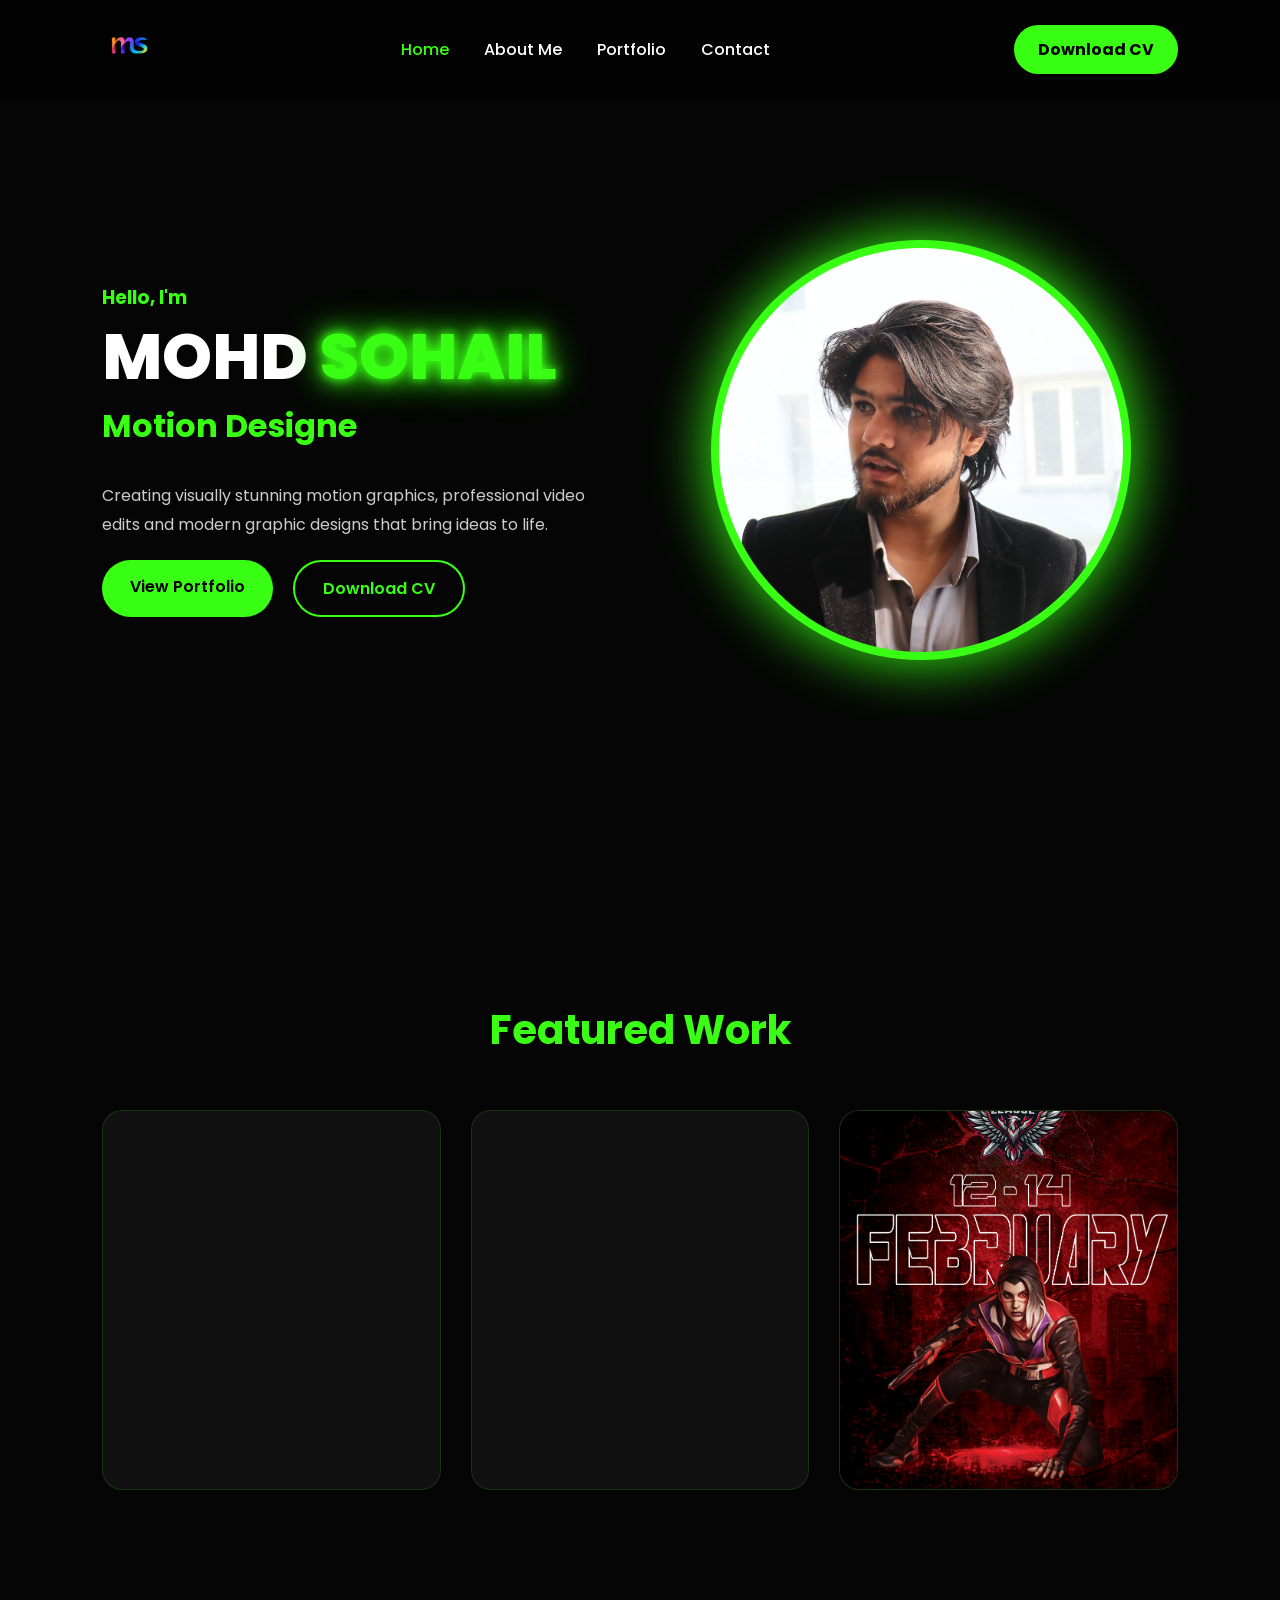
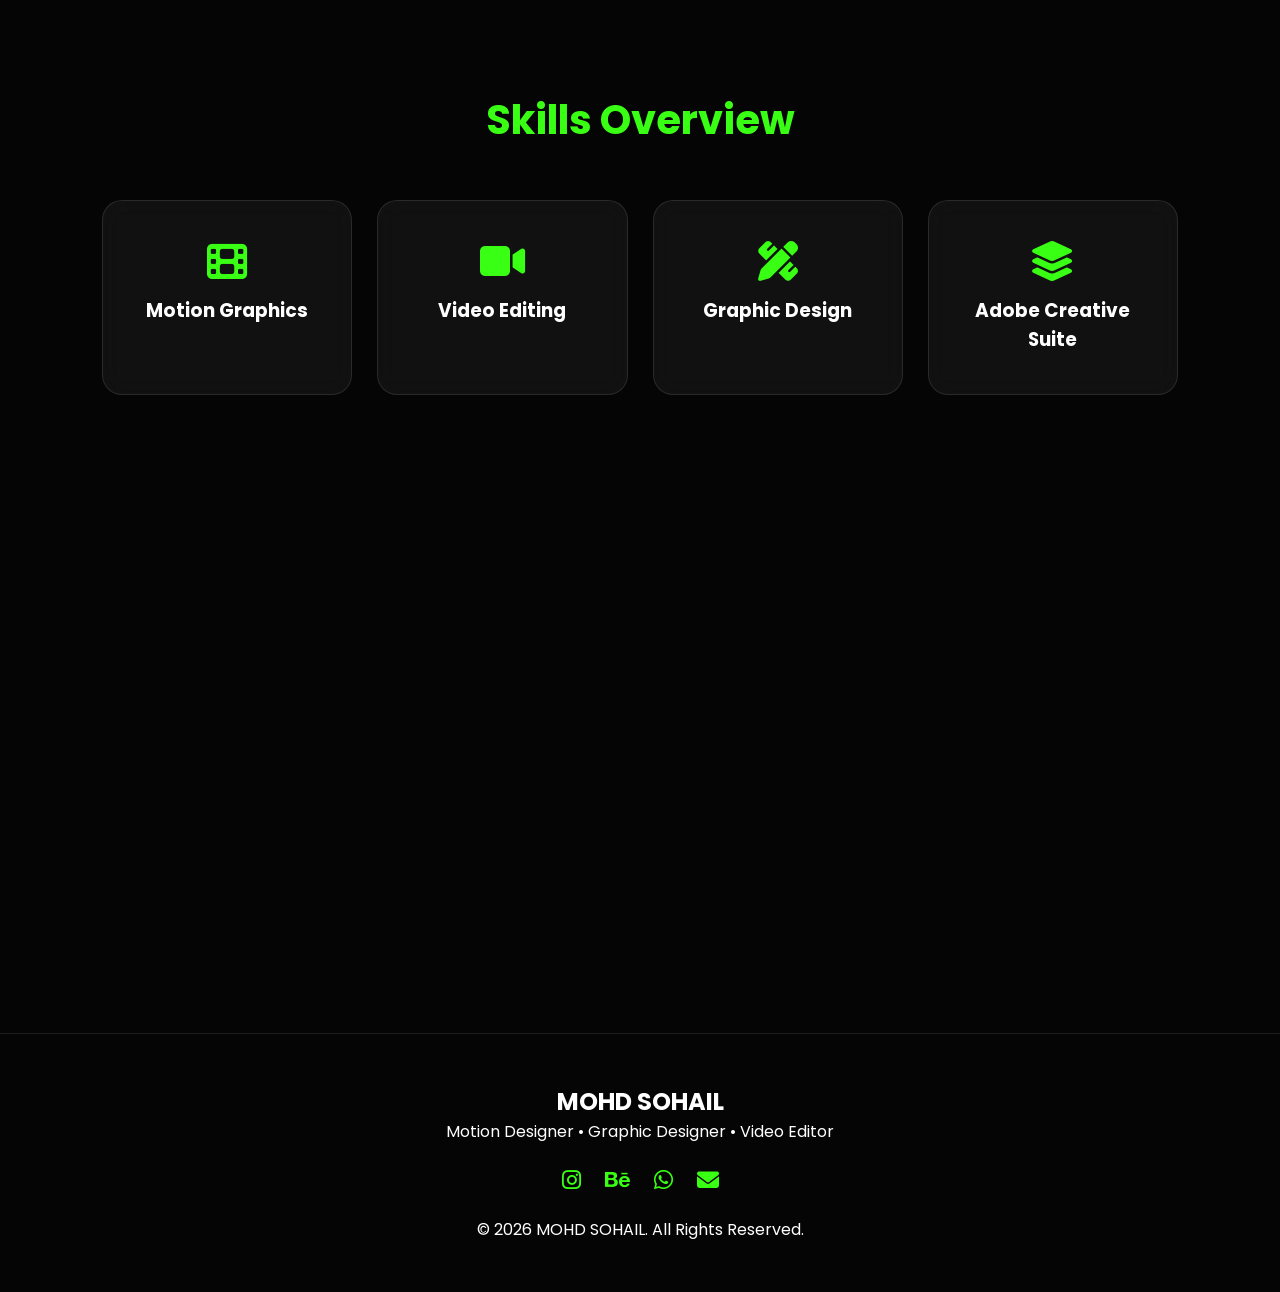
<file: index.html>
<!DOCTYPE html>
<html lang="en">
<head>
<meta charset="UTF-8">
<meta name="viewport" content="width=device-width, initial-scale=1.0">
<meta name="description" content="MOHD SOHAIL - Motion Designer, Graphic Designer & Video Editor Portfolio">
<meta name="keywords" content="Motion Designer, Graphic Designer, Video Editor, Portfolio">
<meta name="author" content="MOHD SOHAIL">

<title>MOHD SOHAIL | Portfolio</title>

<link rel="icon" href="images/favicon.png">
<link rel="stylesheet" href="css/home.css">

<link rel="preconnect" href="https://fonts.googleapis.com">
<link rel="preconnect" href="https://fonts.gstatic.com" crossorigin>

<link href="https://fonts.googleapis.com/css2?family=Poppins:wght@300;400;500;600;700;800&display=swap" rel="stylesheet">

<link rel="stylesheet" href="https://cdnjs.cloudflare.com/ajax/libs/font-awesome/6.5.2/css/all.min.css">
</head>

<body>

<!-- LOADER -->
<div class="loader">
    <div class="loader-ring"></div>
</div>

<!-- NAVBAR -->
<header>
<nav class="navbar">
    
    <a href="index.html" class="logo">
        <img src="images/logo - Copy.png" alt="Logo">
    </a>

    <ul class="nav-links">
        <li><a class="active" href="index.html">Home</a></li>
        <li><a href="about.html">About Me</a></li>
        <li><a href="portfolio.html">Portfolio</a></li>
        <li><a href="contact.html">Contact</a></li>
    </ul>

    <a href="assets/MOHD_SOHAIL_CV.pdf" download class="cv-btn">
        Download CV
    </a>

    <div class="hamburger">
        <span></span>
        <span></span>
        <span></span>
    </div>

</nav>
</header>

<!-- HERO -->
<section class="hero">

    <div class="hero-content reveal">

        <h3>Hello, I'm</h3>

        <h1 class="hero-name">
    <span class="white-text">MOHD</span>
    <span class="neon-text">SOHAIL</span>
</h1>

        <h2>
            <span id="typing"></span>
        </h2>

        <p>
            Creating visually stunning motion graphics,
            professional video edits and modern graphic
            designs that bring ideas to life.
        </p>

        <div class="hero-buttons">

            <a href="portfolio.html" class="btn-primary">
                View Portfolio
            </a>

            <a href="assets/MOHD_SOHAIL_CV.pdf" download class="btn-secondary">
                Download CV
            </a>

        </div>

    </div>

    <div class="hero-image reveal">

        <div class="image-circle">
            <img src="images/profile.jpg" alt="MOHD SOHAIL">
        </div>

    </div>

</section>

<!-- FEATURED WORK -->
<section class="featured-work reveal">

    <h2 class="section-title">Featured Work</h2>

    <div class="work-grid">

    <div class="work-card">
        <video muted loop preload="metadata">
           <source src="videos/product-animation-1.mp4" type="video/mp4">
        </video>

        <div class="overlay">
            <h3>Motion Design</h3>
        </div>
    </div>

    <div class="work-card">
        <video muted loop preload="metadata">
           <source src="videos/cinematic-1.mp4" type="video/mp4">
        </video>

        <div class="overlay">
            <h3>Video Editing</h3>
        </div>
    </div>

    <div class="work-card">
        <img src="images/graphic-preview.jpg" alt="Graphic Design">

        <div class="overlay">
            <h3>Graphic Design</h3>
        </div>
    </div>

</div>

</section>

<!-- SKILLS -->
<section class="skills reveal">

    <h2 class="section-title">Skills Overview</h2>

    <div class="skills-grid">

        <div class="skill-card">
            <i class="fa-solid fa-film"></i>
            <h3>Motion Graphics</h3>
        </div>

        <div class="skill-card">
            <i class="fa-solid fa-video"></i>
            <h3>Video Editing</h3>
        </div>

        <div class="skill-card">
            <i class="fa-solid fa-pen-ruler"></i>
            <h3>Graphic Design</h3>
        </div>

        <div class="skill-card">
            <i class="fa-solid fa-layer-group"></i>
            <h3>Adobe Creative Suite</h3>
        </div>

    </div>

</section>

<!-- CTA -->
<section class="cta reveal">

    <h2>Let's Create Something Amazing Together</h2>

    <p>
        Looking for a creative professional for your next project?
    </p>

    <a href="contact.html" class="btn-primary">
        Contact Me
    </a>

</section>

<!-- FOOTER -->
<footer>

    <h2>MOHD SOHAIL</h2>

    <p>Motion Designer • Graphic Designer • Video Editor</p>

    <div class="socials">

        <a href="#"><i class="fab fa-instagram"></i></a>
        <a href="#"><i class="fab fa-behance"></i></a>
        <a href="#"><i class="fab fa-whatsapp"></i></a>
        <a href="#"><i class="fas fa-envelope"></i></a>

    </div>

    <p class="copyright">
        © 2026 MOHD SOHAIL. All Rights Reserved.
    </p>

</footer>

<script src="js/home.js"></script>

</body>
</html>
</file>
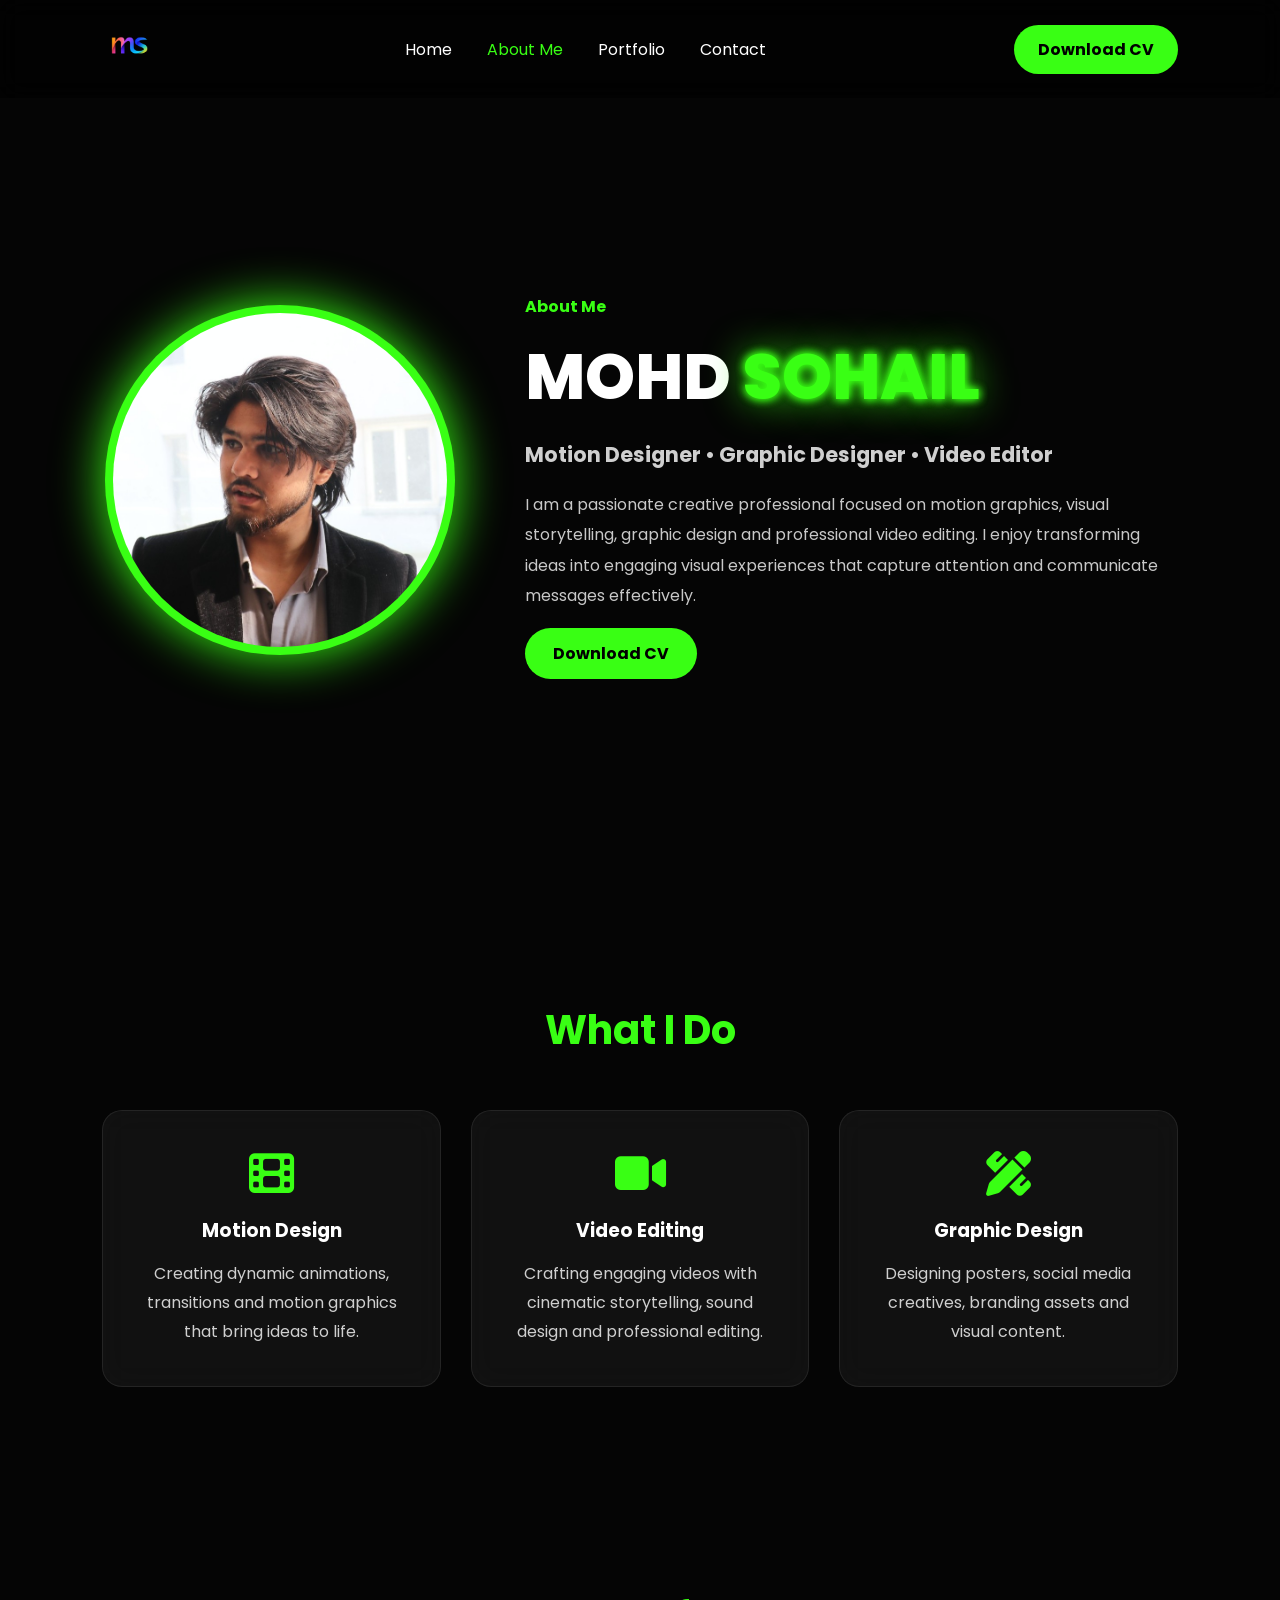
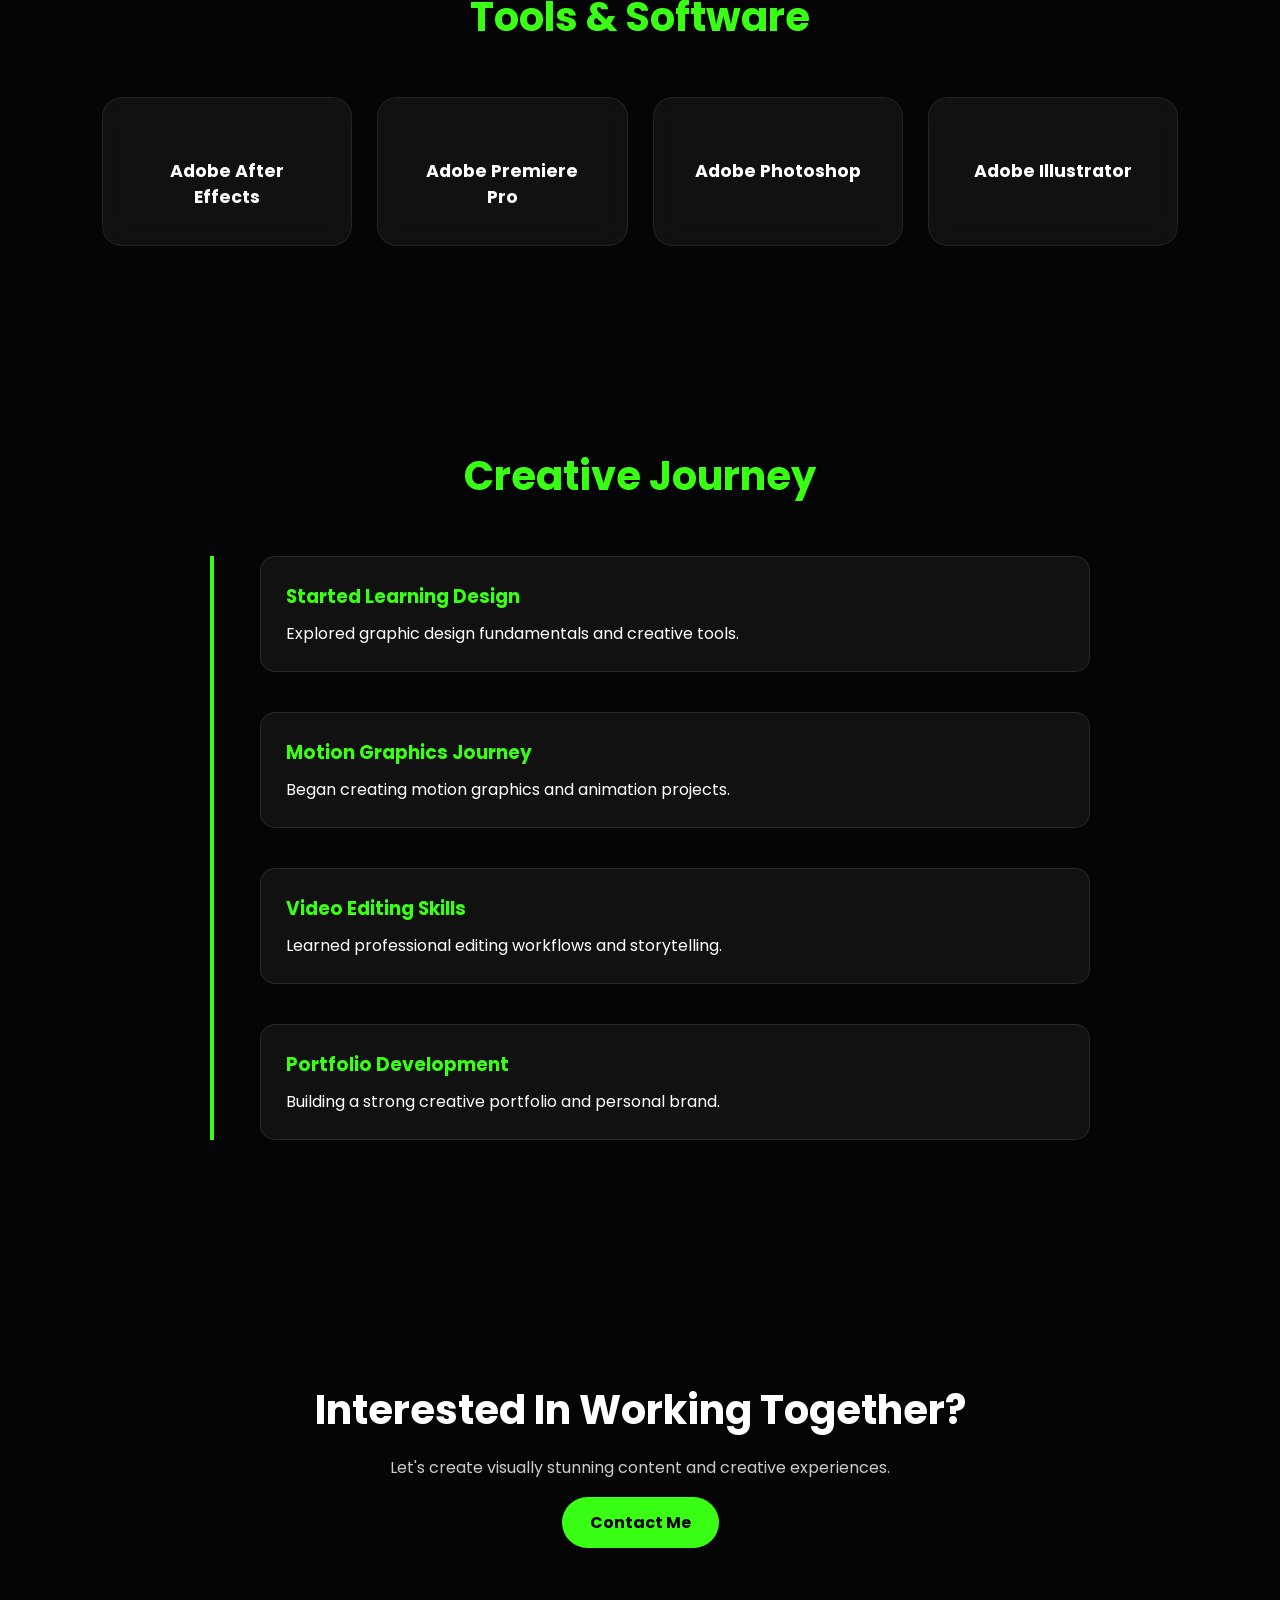
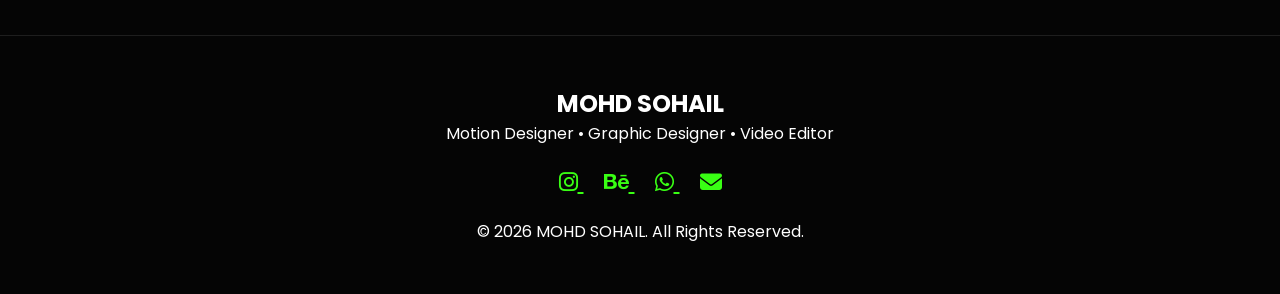
<file: about.html>
<!DOCTYPE html>
<html lang="en">
<head>
<meta charset="UTF-8">
<meta name="viewport" content="width=device-width, initial-scale=1.0">

<title>About Me | MOHD SOHAIL</title>

<meta name="description" content="About MOHD SOHAIL - Motion Designer, Graphic Designer & Video Editor">

<link rel="icon" href="images/favicon.png">
<link rel="stylesheet" href="css/about.css">

<link href="https://fonts.googleapis.com/css2?family=Poppins:wght@300;400;500;600;700;800&display=swap" rel="stylesheet">

<link rel="stylesheet" href="https://cdnjs.cloudflare.com/ajax/libs/font-awesome/6.5.2/css/all.min.css">
</head>

<body>

<!-- NAVBAR -->

<header>
<nav class="navbar">

<a href="index.html" class="logo">
<img src="images/logo - Copy.png" alt="Logo">
</a>

<ul class="nav-links">

<li><a href="index.html">Home</a></li>

<li><a class="active" href="about.html">
About Me
</a></li>

<li><a href="portfolio.html">Portfolio</a></li>

<li><a href="contact.html">Contact</a></li>

</ul>

<a href="assets/MOHD_SOHAIL_CV.pdf"
download
class="cv-btn">
Download CV
</a>

<div class="hamburger">
<span></span>
<span></span>
<span></span>
</div>

</nav>
</header>

<!-- HERO -->

<section class="about-hero reveal">

<div class="profile-container">

<div class="profile-ring">
<img src="images/profile.jpg" alt="MOHD SOHAIL">
</div>

</div>

<div class="about-content">

<h4>About Me</h4>

<h1 class="hero-name">
    <span class="white-text">MOHD</span>
    <span class="neon-text">SOHAIL</span>
</h1>
	
<h2>
Motion Designer • Graphic Designer • Video Editor
</h2>

<p>

I am a passionate creative professional focused on
motion graphics, visual storytelling, graphic design
and professional video editing.

I enjoy transforming ideas into engaging visual
experiences that capture attention and communicate
messages effectively.

</p>

<a href="assets/MOHD_SOHAIL_CV.pdf"
download
class="primary-btn">
Download CV
</a>

</div>

</section>

<!-- SKILLS -->

<section class="services-section reveal">

<h2 class="section-title">
What I Do
</h2>

<div class="services-grid">

<div class="service-card">
<i class="fa-solid fa-film"></i>
<h3>Motion Design</h3>
<p>
Creating dynamic animations, transitions and motion graphics that bring ideas to life.
</p>
</div>

<div class="service-card">
<i class="fa-solid fa-video"></i>
<h3>Video Editing</h3>
<p>
Crafting engaging videos with cinematic storytelling, sound design and professional editing.
</p>
</div>

<div class="service-card">
<i class="fa-solid fa-pen-ruler"></i>
<h3>Graphic Design</h3>
<p>
Designing posters, social media creatives, branding assets and visual content.
</p>
</div>

</div>

</section>
	
<section class="tools-section reveal">

<h2 class="section-title">
Tools & Software
</h2>

<div class="tools-grid">

<div class="tool-card">
<i class="fa-brands fa-adobe"></i>
<h3>Adobe After Effects</h3>
</div>

<div class="tool-card">
<i class="fa-brands fa-adobe"></i>
<h3>Adobe Premiere Pro</h3>
</div>

<div class="tool-card">
<i class="fa-brands fa-adobe"></i>
<h3>Adobe Photoshop</h3>
</div>

<div class="tool-card">
<i class="fa-brands fa-adobe"></i>
<h3>Adobe Illustrator</h3>
</div>

</div>

</section>	
	
<!-- TIMELINE -->

<section class="timeline-section reveal">

<h2 class="section-title">
Creative Journey
</h2>

<div class="timeline">

<div class="timeline-item">
<h3>Started Learning Design</h3>
<p>
Explored graphic design fundamentals and creative tools.
</p>
</div>

<div class="timeline-item">
<h3>Motion Graphics Journey</h3>
<p>
Began creating motion graphics and animation projects.
</p>
</div>

<div class="timeline-item">
<h3>Video Editing Skills</h3>
<p>
Learned professional editing workflows and storytelling.
</p>
</div>

<div class="timeline-item">
<h3>Portfolio Development</h3>
<p>
Building a strong creative portfolio and personal brand.
</p>
</div>

</div>

</section>

<!-- CTA -->

<section class="cta reveal">

<h2>
Interested In Working Together?
</h2>

<p>
Let's create visually stunning content and creative experiences.
</p>

<a href="contact.html" class="primary-btn">
Contact Me
</a>

</section>

<!-- FOOTER -->

<footer>

<h2>MOHD SOHAIL</h2>

<p>
Motion Designer • Graphic Designer • Video Editor
</p>

<div class="footer-icons">

<a href="#">
<i class="fab fa-instagram"></i>
</a>

<a href="#">
<i class="fab fa-behance"></i>
</a>

<a href="#">
<i class="fab fa-whatsapp"></i>
</a>

<a href="#">
<i class="fas fa-envelope"></i>
</a>

</div>

<p>
© 2026 MOHD SOHAIL. All Rights Reserved.
</p>

</footer>

<script src="js/about.js"></script>

</body>
</html>
</file>
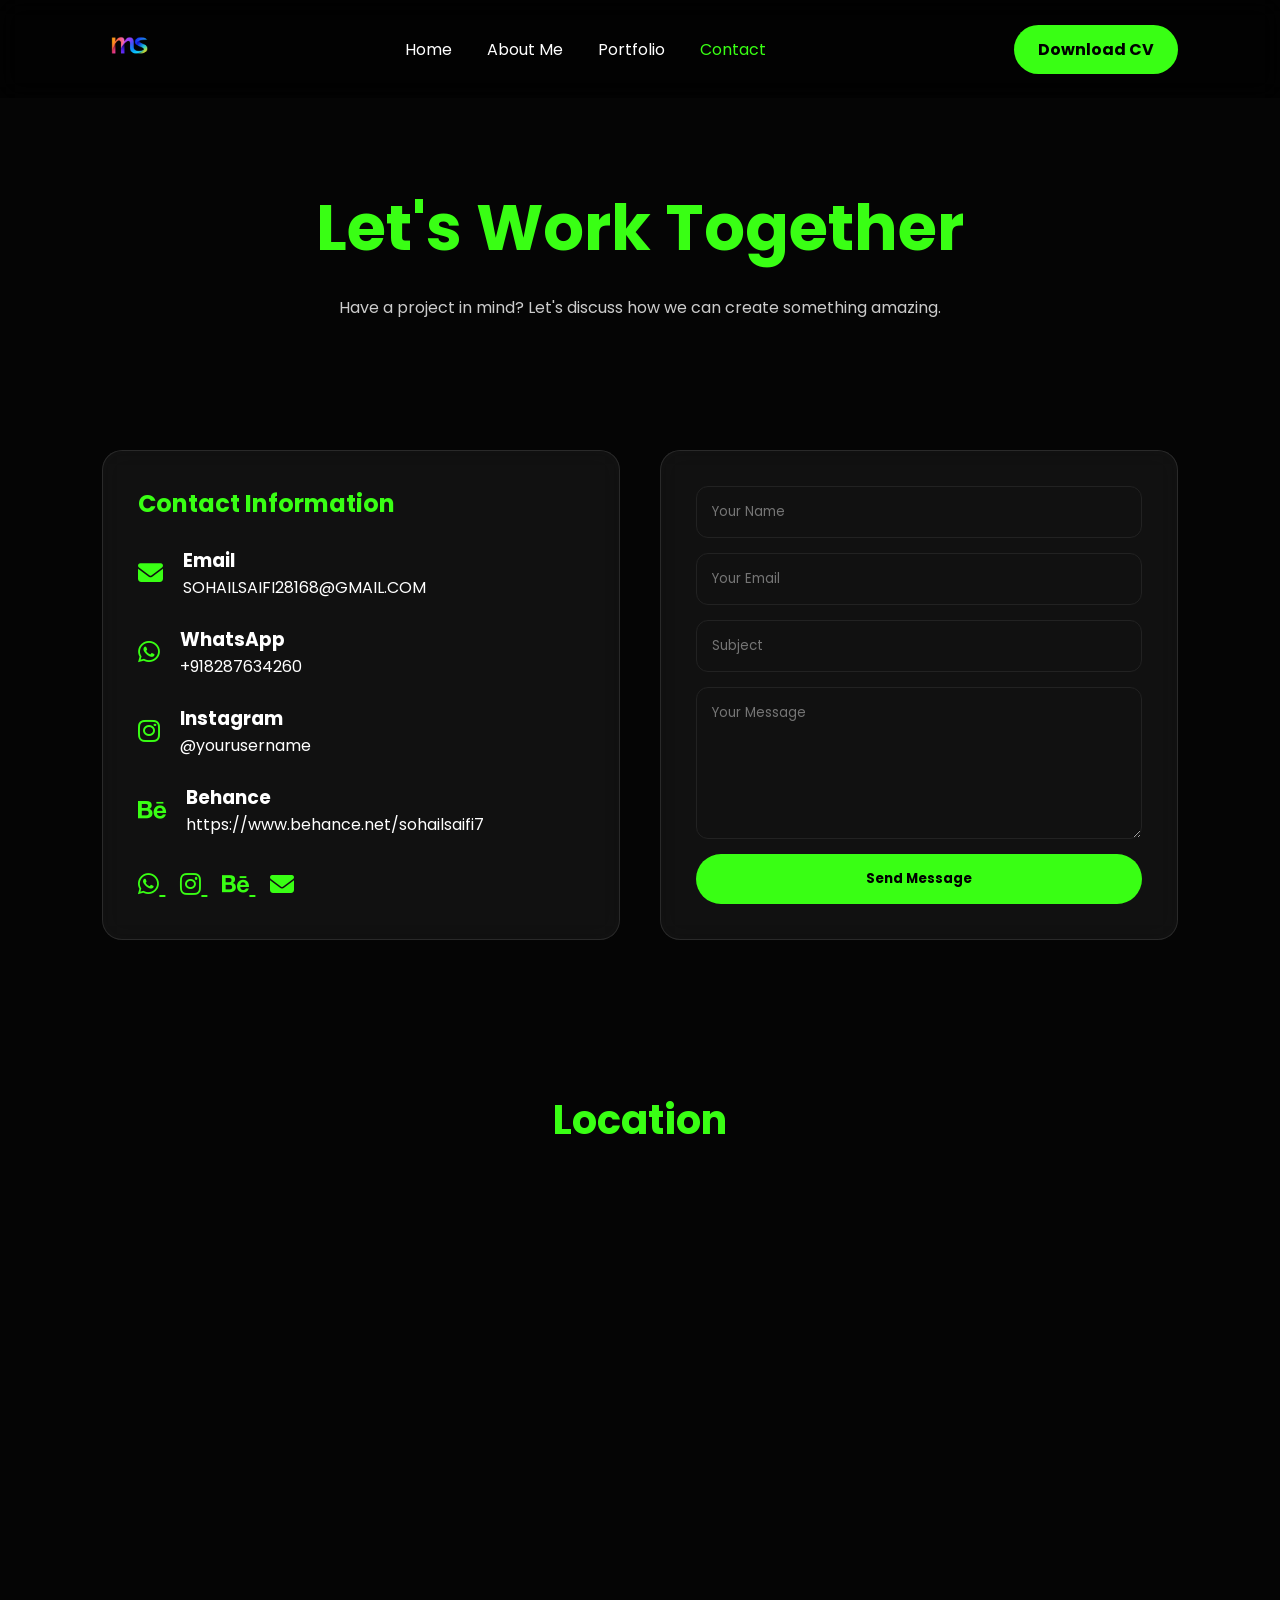
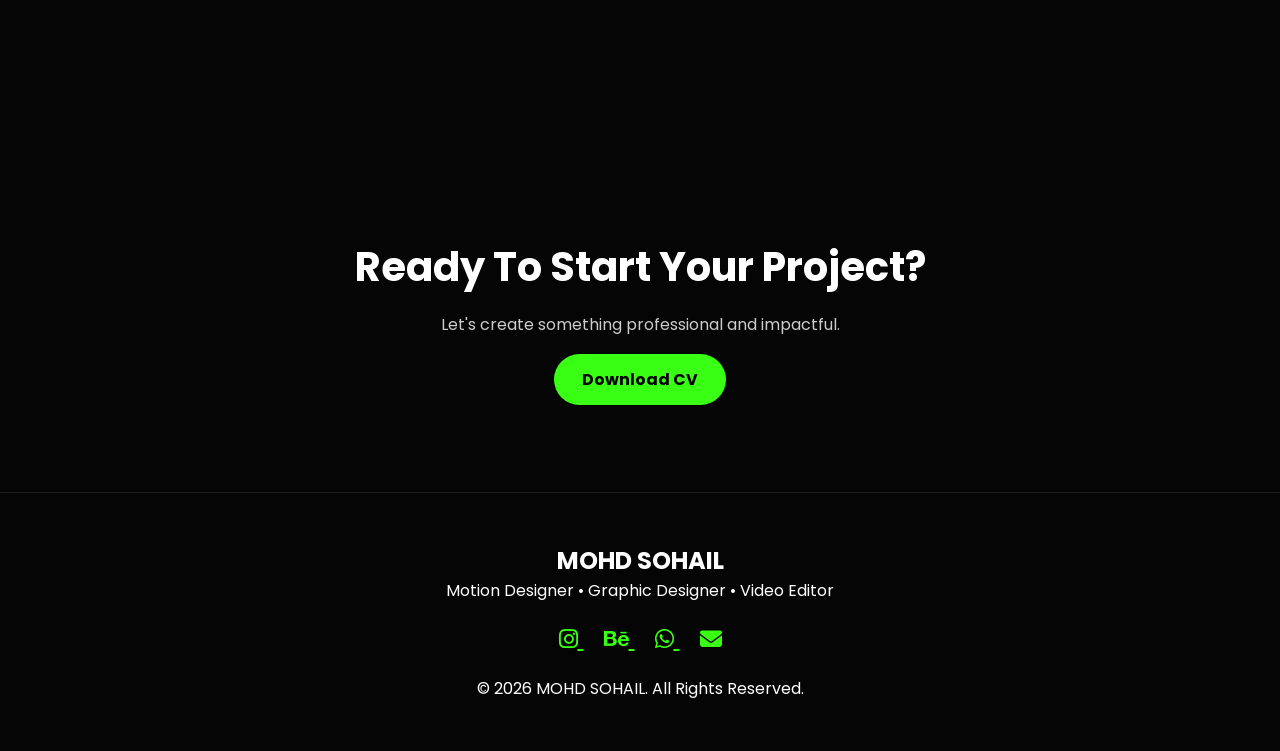
<file: contact.html>
<!DOCTYPE html>
<html lang="en">
<head>
<meta charset="UTF-8">
<meta name="viewport" content="width=device-width, initial-scale=1.0">

<title>Contact | MOHD SOHAIL</title>

<meta name="description" content="Contact MOHD SOHAIL - Motion Designer, Graphic Designer & Video Editor">

<link rel="icon" href="images/favicon.png">
<link rel="stylesheet" href="css/contact.css">

<link href="https://fonts.googleapis.com/css2?family=Poppins:wght@300;400;500;600;700;800&display=swap" rel="stylesheet">

<link rel="stylesheet" href="https://cdnjs.cloudflare.com/ajax/libs/font-awesome/6.5.2/css/all.min.css">
</head>

<body>

<header>
<nav class="navbar">

<a href="index.html" class="logo">
<img src="images/logo - Copy.png" alt="Logo">
</a>

<ul class="nav-links">
<li><a href="index.html">Home</a></li>
<li><a href="about.html">About Me</a></li>
<li><a href="portfolio.html">Portfolio</a></li>
<li><a class="active" href="contact.html">Contact</a></li>
</ul>

<a href="assets/MOHD_SOHAIL_CV.pdf" download class="cv-btn">
Download CV
</a>

<div class="hamburger">
<span></span>
<span></span>
<span></span>
</div>

</nav>
</header>

<!-- HERO -->

<section class="contact-hero reveal">

<h1>Let's Work Together</h1>

<p>
Have a project in mind? Let's discuss how we can create something amazing.
</p>

</section>

<!-- CONTACT SECTION -->

<section class="contact-section reveal">

<div class="contact-container">

<div class="contact-info">

<h2>Contact Information</h2>

<div class="info-card">
<i class="fas fa-envelope"></i>
<div>
<h3>Email</h3>
<p>SOHAILSAIFI28168@GMAIL.COM</p>
</div>
</div>

<div class="info-card">
<i class="fab fa-whatsapp"></i>
<div>
<h3>WhatsApp</h3>
<p>+918287634260</p>
</div>
</div>

<div class="info-card">
<i class="fab fa-instagram"></i>
<div>
<h3>Instagram</h3>
<p>@yourusername</p>
</div>
</div>

<div class="info-card">
<i class="fab fa-behance"></i>
<div>
<h3>Behance</h3>
<p>https://www.behance.net/sohailsaifi7</p>
</div>
</div>

<div class="social-links">

<a href="https://wa.me/918287634260" target="_blank">
<i class="fab fa-whatsapp"></i>
</a>

<a href="https://www.instagram.com/mohd_._sohail_/" target="_blank">
<i class="fab fa-instagram"></i>
</a>

<a href="https://www.behance.net/sohailsaifi7" target="_blank">
<i class="fab fa-behance"></i>
</a>

<a href="mailto:SOHAILSAIFI28168@gmail.com">
<i class="fas fa-envelope"></i>
</a>

</div>

</div>

<!-- FORM -->

<div class="contact-form">

<form action="https://formspree.io/f/meedkjne" method="POST">

<input type="text" name="name" placeholder="Your Name" required>

<input type="email" name="email" placeholder="Your Email" required>

<input type="text" name="subject" placeholder="Subject" required>

<textarea name="message" rows="6" placeholder="Your Message" required></textarea>

<button type="submit">
Send Message
</button>



</form>

</div>

</div>

</section>

<!-- MAP -->

<section class="map-section reveal">

<h2>Location</h2>
<iframe
src="https://www.google.com/maps?q=Delhi,India&output=embed"
allowfullscreen=""
loading="lazy">
</iframe>

</section>


<!-- CTA -->

<section class="cta reveal">

<h2>Ready To Start Your Project?</h2>

<p>
Let's create something professional and impactful.
</p>

<a href="assets/MOHD_SOHAIL_CV.pdf" download class="primary-btn">
Download CV
</a>

</section>

<!-- FOOTER -->

<footer>

<h2>MOHD SOHAIL</h2>

<p>
Motion Designer • Graphic Designer • Video Editor
</p>

<div class="footer-icons">

<a href="https://www.instagram.com/mohd_._sohail_/" target="_blank">
<i class="fab fa-instagram"></i>
</a>

<a href="https://www.behance.net/sohailsaifi7" target="_blank">
<i class="fab fa-behance"></i>
</a>

<a href="https://wa.me/918287634260" target="_blank">
<i class="fab fa-whatsapp"></i>
</a>

<a href="mailto:SOHAILSAIFI28168@GMAIL.COM">
<i class="fas fa-envelope"></i>
</a>

</div>
<p>
© 2026 MOHD SOHAIL. All Rights Reserved.
</p>

</footer>

<script src="js/contact.js"></script>

</body>
</html>
</file>
<file: css/home.css>
*{
margin:0;
padding:0;
box-sizing:border-box;
font-family:'Poppins',sans-serif;
scroll-behavior:smooth;
}

body{
background:#050505;
color:white;
overflow-x:hidden;
}

:root{
--neon:#39FF14;
--glass:rgba(255,255,255,0.05);
}

/* LOADER */

.loader{
position:fixed;
inset:0;
background:black;
display:flex;
justify-content:center;
align-items:center;
z-index:9999;
}

.loader.hidden{
display:none;
}

.loader-ring{
width:70px;
height:70px;
border:4px solid rgba(255,255,255,.2);
border-top:4px solid var(--neon);
border-radius:50%;
animation:spin 1s linear infinite;
}

@keyframes spin{
100%{
transform:rotate(360deg);
}
}

/* NAVBAR */

.navbar{
position:fixed;
top:0;
width:100%;
display:flex;
justify-content:space-between;
align-items:center;
padding:18px 8%;
background:rgba(0,0,0,.5);
backdrop-filter:blur(12px);
z-index:1000;
}

.logo img{
height:55px;
}

.nav-links{
display:flex;
list-style:none;
gap:35px;
}

.nav-links a{
color:white;
text-decoration:none;
transition:.3s;
font-weight:500;
}

.nav-links a:hover,
.nav-links a.active{
color:var(--neon);
}

.cv-btn{
padding:12px 24px;
background:var(--neon);
color:black;
text-decoration:none;
font-weight:700;
border-radius:30px;
transition:.3s;
}

.cv-btn:hover{
transform:translateY(-3px);
box-shadow:0 0 25px var(--neon);
}

.hamburger{
display:none;
flex-direction:column;
cursor:pointer;
}

.hamburger span{
width:28px;
height:3px;
background:white;
margin:4px;
}

/* HERO */

.hero{
min-height:100vh;
display:flex;
align-items:center;
justify-content:space-between;
padding:120px 8%;
gap:50px;
}

.hero-content{
flex:1;
}

.hero-content h3{
color:var(--neon);
margin-bottom:10px;
}

.hero-content h1{
font-size:4rem;
margin-bottom:10px;
}

.hero-content h2{
font-size:2rem;
color:var(--neon);
min-height:60px;
}

.hero-content p{
margin:20px 0;
line-height:1.8;
color:#ccc;
max-width:600px;
}

.hero-buttons{
display:flex;
gap:20px;
flex-wrap:wrap;
}

.btn-primary,
.btn-secondary{
padding:14px 28px;
text-decoration:none;
border-radius:30px;
font-weight:600;
transition:.4s;
}

.btn-primary{
background:var(--neon);
color:black;
}

.btn-secondary{
border:2px solid var(--neon);
color:var(--neon);
}

.btn-primary:hover,
.btn-secondary:hover{
transform:translateY(-5px);
box-shadow:0 0 25px var(--neon);
}

/* IMAGE */

.hero-image{
flex:1;
display:flex;
justify-content:center;
}

.image-circle{
width:420px;
height:420px;
border-radius:50%;
padding:8px;
background:var(--neon);
box-shadow:0 0 60px var(--neon);
animation:float 4s ease-in-out infinite;
}

.image-circle img{
width:100%;
height:100%;
object-fit:cover;
border-radius:50%;
}

@keyframes float{
50%{
transform:translateY(-15px);
}
}

/* SECTION */

section{
padding:100px 8%;
}

.section-title{
text-align:center;
font-size:2.5rem;
margin-bottom:50px;
color:var(--neon);
}

/* FEATURED */
/* FEATURED WORK */

.featured-work{
padding:100px 8%;
}

.work-grid{
display:grid;
grid-template-columns:repeat(auto-fit,minmax(320px,1fr));
gap:30px;
}

.work-card{
position:relative;
height:380px;
border-radius:20px;
overflow:hidden;
cursor:pointer;
background:#111;
border:1px solid rgba(57,255,20,.15);
transition:.4s;
}

.work-card:hover{
transform:translateY(-10px);
box-shadow:0 0 30px rgba(57,255,20,.25);
}

.work-card img,
.work-card video{
width:100%;
height:100%;
object-fit:cover;
display:block;
transition:.6s;
}

.work-card:hover img,
.work-card:hover video{
transform:scale(1.08);
}

.overlay{
position:absolute;
inset:0;
background:linear-gradient(
to top,
rgba(0,0,0,.95),
rgba(0,0,0,.2)
);
display:flex;
align-items:flex-end;
padding:30px;
opacity:0;
transition:.4s;
}

.work-card:hover .overlay{
opacity:1;
}

.work-content span{
color:#39FF14;
font-size:14px;
font-weight:600;
letter-spacing:1px;
}

.work-content h3{
margin-top:10px;
font-size:24px;
color:white;
}

.work-content p{
margin-top:10px;
font-size:14px;
line-height:1.6;
color:#ccc;
}

/* SKILLS */

.skills-grid{
display:grid;
grid-template-columns:repeat(auto-fit,minmax(250px,1fr));
gap:25px;
}

.skill-card{
background:var(--glass);
backdrop-filter:blur(12px);
padding:40px;
border-radius:20px;
text-align:center;
transition:.4s;
border:1px solid rgba(255,255,255,.1);
}

.skill-card:hover{
transform:translateY(-10px);
box-shadow:0 0 25px rgba(57,255,20,.4);
}

.skill-card i{
font-size:40px;
color:var(--neon);
margin-bottom:15px;
}

/* CTA */

.cta{
text-align:center;
padding:140px 8%;
max-width:1000px;
margin:auto;
}

.cta h2{
font-size:3.5rem;
line-height:1.2;
margin-bottom:25px;
}

.cta p{
font-size:1.2rem;
margin-bottom:45px;
color:#bdbdbd;
}

/* FOOTER */

footer{
padding:50px;
text-align:center;
border-top:1px solid rgba(255,255,255,.1);
}

.socials{
margin:20px 0;
}

.socials a{
color:var(--neon);
font-size:22px;
margin:0 10px;
}

/* REVEAL */

.reveal{
opacity:0;
transform:translateY(50px);
transition:1s;
}

.reveal.active{
opacity:1;
transform:none;
}

/* MOBILE */

@media(max-width:991px){

.hero{
flex-direction:column-reverse;
text-align:center;
}

.hero-content h1{
font-size:3rem;
}

.image-circle{
width:300px;
height:300px;
}
}

@media(max-width:768px){

.nav-links{
position:absolute;
top:90px;
right:-100%;
width:260px;
background:black;
flex-direction:column;
padding:30px;
transition:.4s;
}

.nav-links.active{
right:0;
}

.hamburger{
display:flex;
}

.cv-btn{
display:none;
}
}.hero-name{
    font-size:72px;
    font-weight:800;
    line-height:1.1;
}

.white-text{
    color:#ffffff;
}

.neon-text{
    color:#39FF14;
    text-shadow:
    0 0 10px #39FF14,
    0 0 20px #39FF14,
    0 0 40px #39FF14;
}
</file>
<file: css/about.css>
*{
margin:0;
padding:0;
box-sizing:border-box;
font-family:'Poppins',sans-serif;
}

body{
background:#050505;
color:white;
overflow-x:hidden;
}

:root{
--neon:#39FF14;
--glass:rgba(255,255,255,.05);
}

/* NAVBAR */

.navbar{
position:fixed;
top:0;
width:100%;
padding:18px 8%;
display:flex;
justify-content:space-between;
align-items:center;
background:rgba(0,0,0,.55);
backdrop-filter:blur(12px);
z-index:999;
}

.logo img{
height:55px;
}

.nav-links{
display:flex;
gap:35px;
list-style:none;
}

.nav-links a{
text-decoration:none;
color:white;
transition:.3s;
}

.nav-links a:hover,
.nav-links a.active{
color:var(--neon);
}

.cv-btn{
padding:12px 24px;
background:var(--neon);
color:black;
font-weight:700;
border-radius:30px;
text-decoration:none;
}

.hamburger{
display:none;
flex-direction:column;
cursor:pointer;
}

.hamburger span{
width:28px;
height:3px;
background:white;
margin:4px;
}

/* HERO */

.about-hero{
min-height:100vh;
padding:140px 8% 80px;
display:flex;
align-items:center;
justify-content:center;
gap:70px;
}

.profile-ring{
width:350px;
height:350px;
padding:8px;
border-radius:50%;
background:var(--neon);
box-shadow:0 0 50px var(--neon);
}

.profile-ring img{
width:100%;
height:100%;
border-radius:50%;
object-fit:cover;
}

.about-content{
max-width:650px;
}

.about-content h4{
color:var(--neon);
margin-bottom:10px;
}

.about-content h1{
font-size:4rem;
margin-bottom:15px;
}

.about-content h2{
font-size:1.3rem;
color:#cfcfcf;
margin-bottom:20px;
}

.about-content p{
line-height:1.9;
color:#c8c8c8;
margin-bottom:30px;
}

.primary-btn{
padding:14px 28px;
background:var(--neon);
color:black;
font-weight:700;
text-decoration:none;
border-radius:30px;
transition:.3s;
}

.primary-btn:hover{
box-shadow:0 0 25px var(--neon);
}

/* SECTION */

section{
padding:100px 8%;
}

.section-title{
text-align:center;
font-size:2.5rem;
margin-bottom:50px;
color:var(--neon);
}

/* SKILLS */

.skill{
margin-bottom:30px;
}

.skill-info{
display:flex;
justify-content:space-between;
margin-bottom:10px;
}

.skill-bar{
height:12px;
background:#1a1a1a;
border-radius:50px;
overflow:hidden;
}

.skill-fill{
height:100%;
width:0;
background:var(--neon);
box-shadow:0 0 20px var(--neon);
transition:2s;
}

.ae.active{width:90%;}
.pr.active{width:92%;}
.ps.active{width:88%;}
.ai.active{width:85%;}
.mg.active{width:95%;}
.ve.active{width:94%;}
.gd.active{width:90%;}

/* TIMELINE */

.timeline{
position:relative;
max-width:900px;
margin:auto;
}

.timeline::before{
content:'';
position:absolute;
left:20px;
top:0;
width:4px;
height:100%;
background:var(--neon);
}

.timeline-item{
margin-left:70px;
margin-bottom:40px;
background:var(--glass);
padding:25px;
border-radius:15px;
border:1px solid rgba(255,255,255,.1);
}

.timeline-item h3{
color:var(--neon);
margin-bottom:10px;
}

/* CTA */

.cta{
text-align:center;
}

.cta h2{
font-size:2.5rem;
margin-bottom:15px;
}

.cta p{
margin-bottom:30px;
color:#ccc;
}

/* FOOTER */

footer{
text-align:center;
padding:50px;
border-top:1px solid rgba(255,255,255,.1);
}

.footer-icons{
margin:20px 0;
}

.footer-icons a{
color:var(--neon);
font-size:22px;
margin:0 10px;
}

/* REVEAL */

.reveal{
opacity:0;
transform:translateY(50px);
transition:1s;
}

.reveal.active{
opacity:1;
transform:none;
}

/* MOBILE */

@media(max-width:900px){

.about-hero{
flex-direction:column;
text-align:center;
}

.about-content h1{
font-size:3rem;
}

.profile-ring{
width:280px;
height:280px;
}
}

@media(max-width:768px){

.nav-links{
position:absolute;
top:90px;
right:-100%;
width:260px;
background:black;
padding:30px;
flex-direction:column;
transition:.4s;
}

.nav-links.active{
right:0;
}

.hamburger{
display:flex;
}

.cv-btn{
display:none;
}
}.services-section{
padding:100px 8%;
}

.services-grid{
display:grid;
grid-template-columns:repeat(auto-fit,minmax(280px,1fr));
gap:30px;
}

.service-card{
background:rgba(255,255,255,.05);
backdrop-filter:blur(15px);
border:1px solid rgba(255,255,255,.08);
padding:40px 30px;
border-radius:20px;
text-align:center;
transition:.4s;
}

.service-card:hover{
transform:translateY(-10px);
box-shadow:0 0 25px rgba(57,255,20,.3);
}

.service-card i{
font-size:45px;
color:#39FF14;
margin-bottom:20px;
}

.service-card h3{
margin-bottom:15px;
}

.service-card p{
color:#cfcfcf;
line-height:1.8;
}
.tools-section{
padding:100px 8%;
}

.tools-grid{
display:grid;
grid-template-columns:repeat(auto-fit,minmax(250px,1fr));
gap:25px;
}

.tool-card{
background:rgba(255,255,255,.05);
backdrop-filter:blur(15px);
border:1px solid rgba(255,255,255,.08);
padding:35px;
border-radius:20px;
text-align:center;
transition:.4s;
}

.tool-card:hover{
transform:translateY(-10px);
box-shadow:0 0 25px rgba(57,255,20,.3);
}

.tool-card i{
font-size:50px;
color:#39FF14;
margin-bottom:15px;
}

.tool-card h3{
font-size:1.1rem;
}.hero-name{
    font-weight:800;
}

.white-text{
    color:#ffffff;
}

.neon-text{
    color:#39FF14;
    text-shadow:
    0 0 10px #39FF14,
    0 0 10px #39FF14,
    0 0 40px #39FF14;
}
</file>
<file: css/contact.css>
*{
margin:0;
padding:0;
box-sizing:border-box;
font-family:'Poppins',sans-serif;
}

body{
background:#050505;
color:white;
overflow-x:hidden;
}

:root{
--neon:#39FF14;
--glass:rgba(255,255,255,.05);
}

/* NAVBAR */

.navbar{
position:fixed;
top:0;
width:100%;
padding:18px 8%;
display:flex;
justify-content:space-between;
align-items:center;
background:rgba(0,0,0,.55);
backdrop-filter:blur(12px);
z-index:999;
}

.logo img{
height:55px;
}

.nav-links{
display:flex;
gap:35px;
list-style:none;
}

.nav-links a{
text-decoration:none;
color:white;
transition:.3s;
}

.nav-links a:hover,
.nav-links a.active{
color:var(--neon);
}

.cv-btn{
padding:12px 24px;
background:var(--neon);
color:black;
font-weight:700;
border-radius:30px;
text-decoration:none;
}

.hamburger{
display:none;
flex-direction:column;
cursor:pointer;
}

.hamburger span{
width:28px;
height:3px;
background:white;
margin:4px;
}

/* HERO */

.contact-hero{
padding:180px 8% 80px;
text-align:center;
}

.contact-hero h1{
font-size:4rem;
color:var(--neon);
margin-bottom:20px;
}

.contact-hero p{
max-width:700px;
margin:auto;
color:#ccc;
}

/* CONTACT */

.contact-section{
padding:50px 8%;
}

.contact-container{
display:grid;
grid-template-columns:1fr 1fr;
gap:40px;
}

.contact-info,
.contact-form{
background:var(--glass);
padding:35px;
border-radius:20px;
border:1px solid rgba(255,255,255,.1);
backdrop-filter:blur(12px);
}

.contact-info h2{
margin-bottom:25px;
color:var(--neon);
}

.info-card{
display:flex;
align-items:center;
gap:20px;
margin-bottom:25px;
}

.info-card i{
font-size:25px;
color:var(--neon);
}

.social-links{
margin-top:30px;
}

.social-links a{
font-size:24px;
margin-right:15px;
color:var(--neon);
}

.contact-form form{
display:flex;
flex-direction:column;
gap:15px;
}

.contact-form input,
.contact-form textarea{
background:#111;
border:1px solid #222;
padding:15px;
color:white;
border-radius:12px;
}

.contact-form button{
padding:15px;
background:var(--neon);
border:none;
border-radius:30px;
font-weight:700;
cursor:pointer;
}

#formMessage{
margin-top:10px;
font-size:14px;
}

/* MAP */

.map-section{
padding:100px 8%;
text-align:center;
}

.map-section h2{
margin-bottom:30px;
color:var(--neon);
font-size:2rem;
}

.map-placeholder{
height:300px;
display:flex;
flex-direction:column;
justify-content:center;
align-items:center;
border:2px dashed var(--neon);
border-radius:20px;
}

.map-placeholder i{
font-size:60px;
color:var(--neon);
margin-bottom:20px;
}

/* CTA */

.cta{
padding:100px 8%;
text-align:center;
}

.cta h2{
font-size:2.5rem;
margin-bottom:15px;
}

.cta p{
margin-bottom:30px;
color:#ccc;
}

.primary-btn{
padding:14px 28px;
background:var(--neon);
color:black;
font-weight:700;
text-decoration:none;
border-radius:30px;
}

/* FOOTER */

footer{
padding:50px;
text-align:center;
border-top:1px solid rgba(255,255,255,.1);
}

.footer-icons{
margin:20px 0;
}

.footer-icons a{
font-size:22px;
margin:0 10px;
color:var(--neon);
}

/* REVEAL */

.reveal{
opacity:0;
transform:translateY(50px);
transition:1s;
}

.reveal.active{
opacity:1;
transform:none;
}

/* MOBILE */

@media(max-width:900px){

.contact-container{
grid-template-columns:1fr;
}

.contact-hero h1{
font-size:3rem;
}

}

@media(max-width:768px){

.nav-links{
position:absolute;
top:90px;
right:-100%;
width:260px;
background:black;
padding:30px;
flex-direction:column;
transition:.4s;
}

.nav-links.active{
right:0;
}

.hamburger{
display:flex;
}

.cv-btn{
display:none;
}

}.map-section{
padding:100px 8%;
text-align:center;
}

.map-section h2{
font-size:2.5rem;
margin-bottom:30px;
}

.map-section iframe{
width:100%;
height:450px;
border:none;
border-radius:20px;
}
</file>
